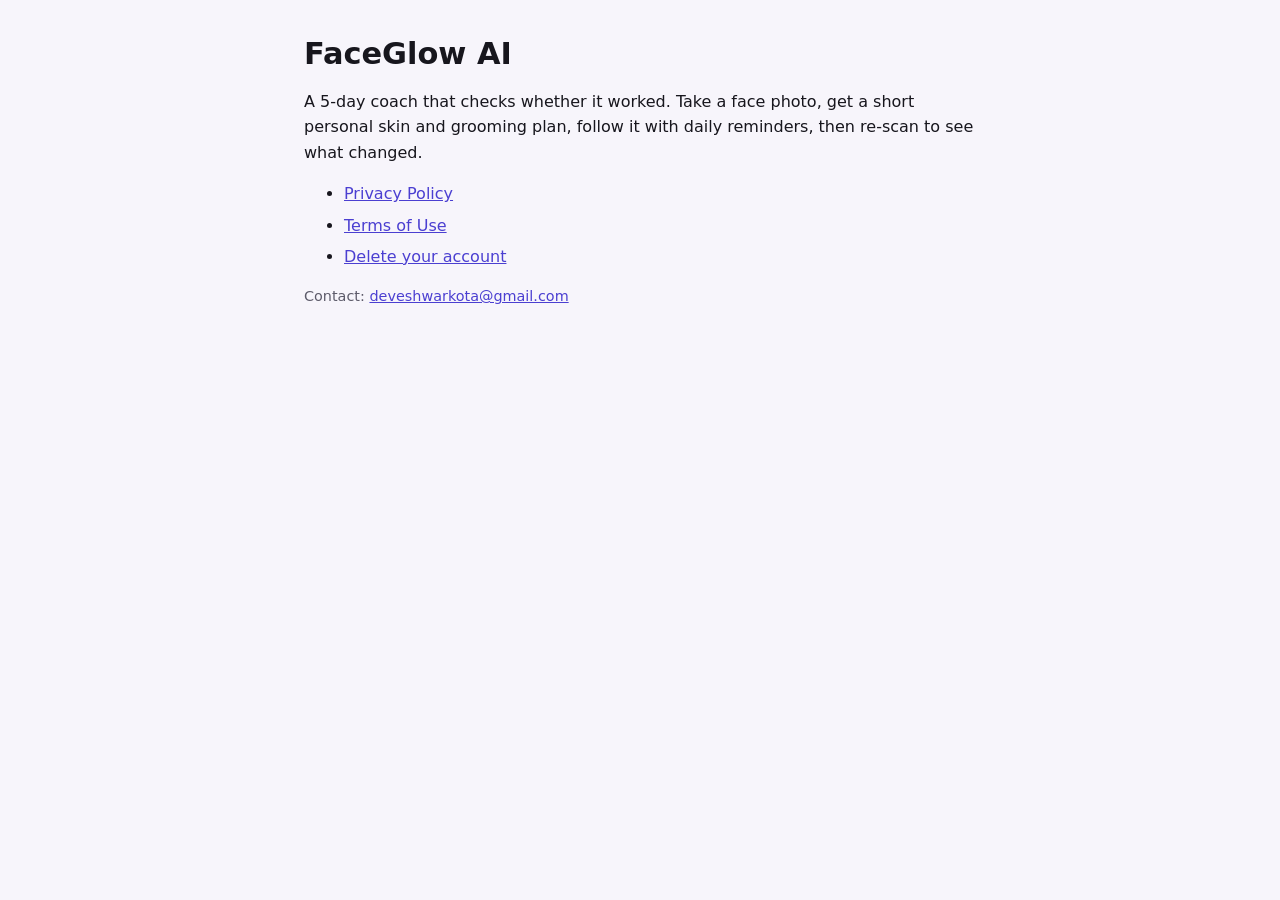
<file: index.html>
<!doctype html>
<html lang="en">
<head>
<meta charset="utf-8">
<meta name="viewport" content="width=device-width, initial-scale=1">
<title>FaceGlow AI</title>
<link rel="stylesheet" href="style.css">
</head>
<body>
<main>
<h1>FaceGlow AI</h1>
<p>A 5-day coach that checks whether it worked. Take a face photo, get a short personal skin and grooming plan, follow it with daily reminders, then re-scan to see what changed.</p>
<ul>
<li><a href="privacy.html">Privacy Policy</a></li>
<li><a href="terms.html">Terms of Use</a></li>
<li><a href="delete-account.html">Delete your account</a></li>
</ul>
<p class="meta">Contact: <a href="mailto:deveshwarkota@gmail.com">deveshwarkota@gmail.com</a></p>
</main>
</body>
</html>
</file>
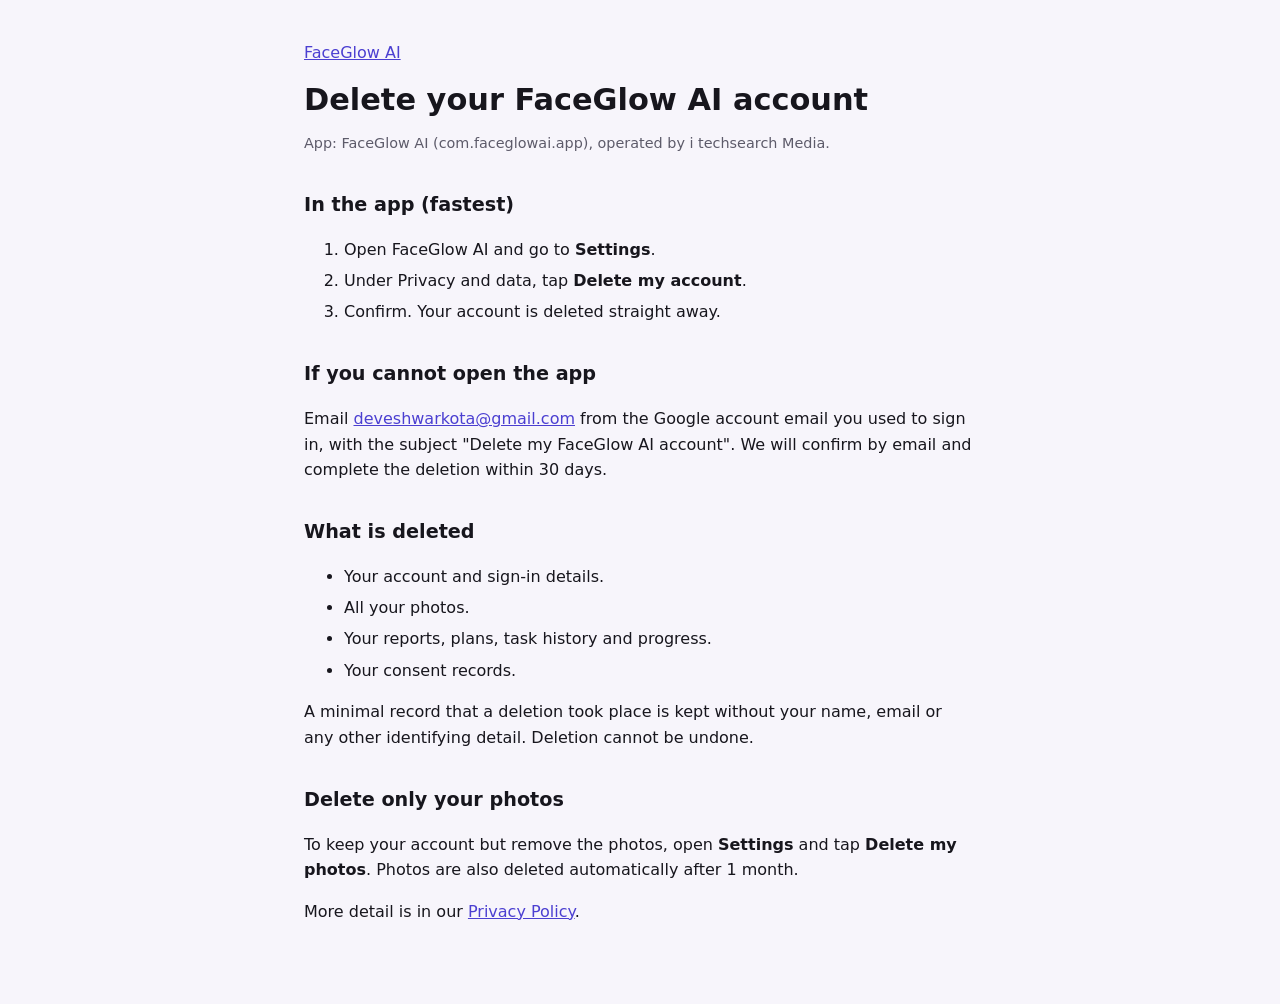
<file: delete-account.html>
<!doctype html>
<html lang="en">
<head>
<meta charset="utf-8">
<meta name="viewport" content="width=device-width, initial-scale=1">
<title>Delete your FaceGlow AI account</title>
<link rel="stylesheet" href="style.css">
</head>
<body>
<main>
<p><a href="./">FaceGlow AI</a></p>
<h1>Delete your FaceGlow AI account</h1>
<p class="meta">App: FaceGlow AI (com.faceglowai.app), operated by i techsearch Media.</p>

<h2>In the app (fastest)</h2>
<ol>
<li>Open FaceGlow AI and go to <strong>Settings</strong>.</li>
<li>Under Privacy and data, tap <strong>Delete my account</strong>.</li>
<li>Confirm. Your account is deleted straight away.</li>
</ol>

<h2>If you cannot open the app</h2>
<p>Email <a href="mailto:deveshwarkota@gmail.com?subject=Delete%20my%20FaceGlow%20AI%20account">deveshwarkota@gmail.com</a> from the Google account email you used to sign in, with the subject "Delete my FaceGlow AI account". We will confirm by email and complete the deletion within 30 days.</p>

<h2>What is deleted</h2>
<ul>
<li>Your account and sign-in details.</li>
<li>All your photos.</li>
<li>Your reports, plans, task history and progress.</li>
<li>Your consent records.</li>
</ul>
<p>A minimal record that a deletion took place is kept without your name, email or any other identifying detail. Deletion cannot be undone.</p>

<h2>Delete only your photos</h2>
<p>To keep your account but remove the photos, open <strong>Settings</strong> and tap <strong>Delete my photos</strong>. Photos are also deleted automatically after 1 month.</p>

<p>More detail is in our <a href="privacy.html">Privacy Policy</a>.</p>
</main>
</body>
</html>
</file>
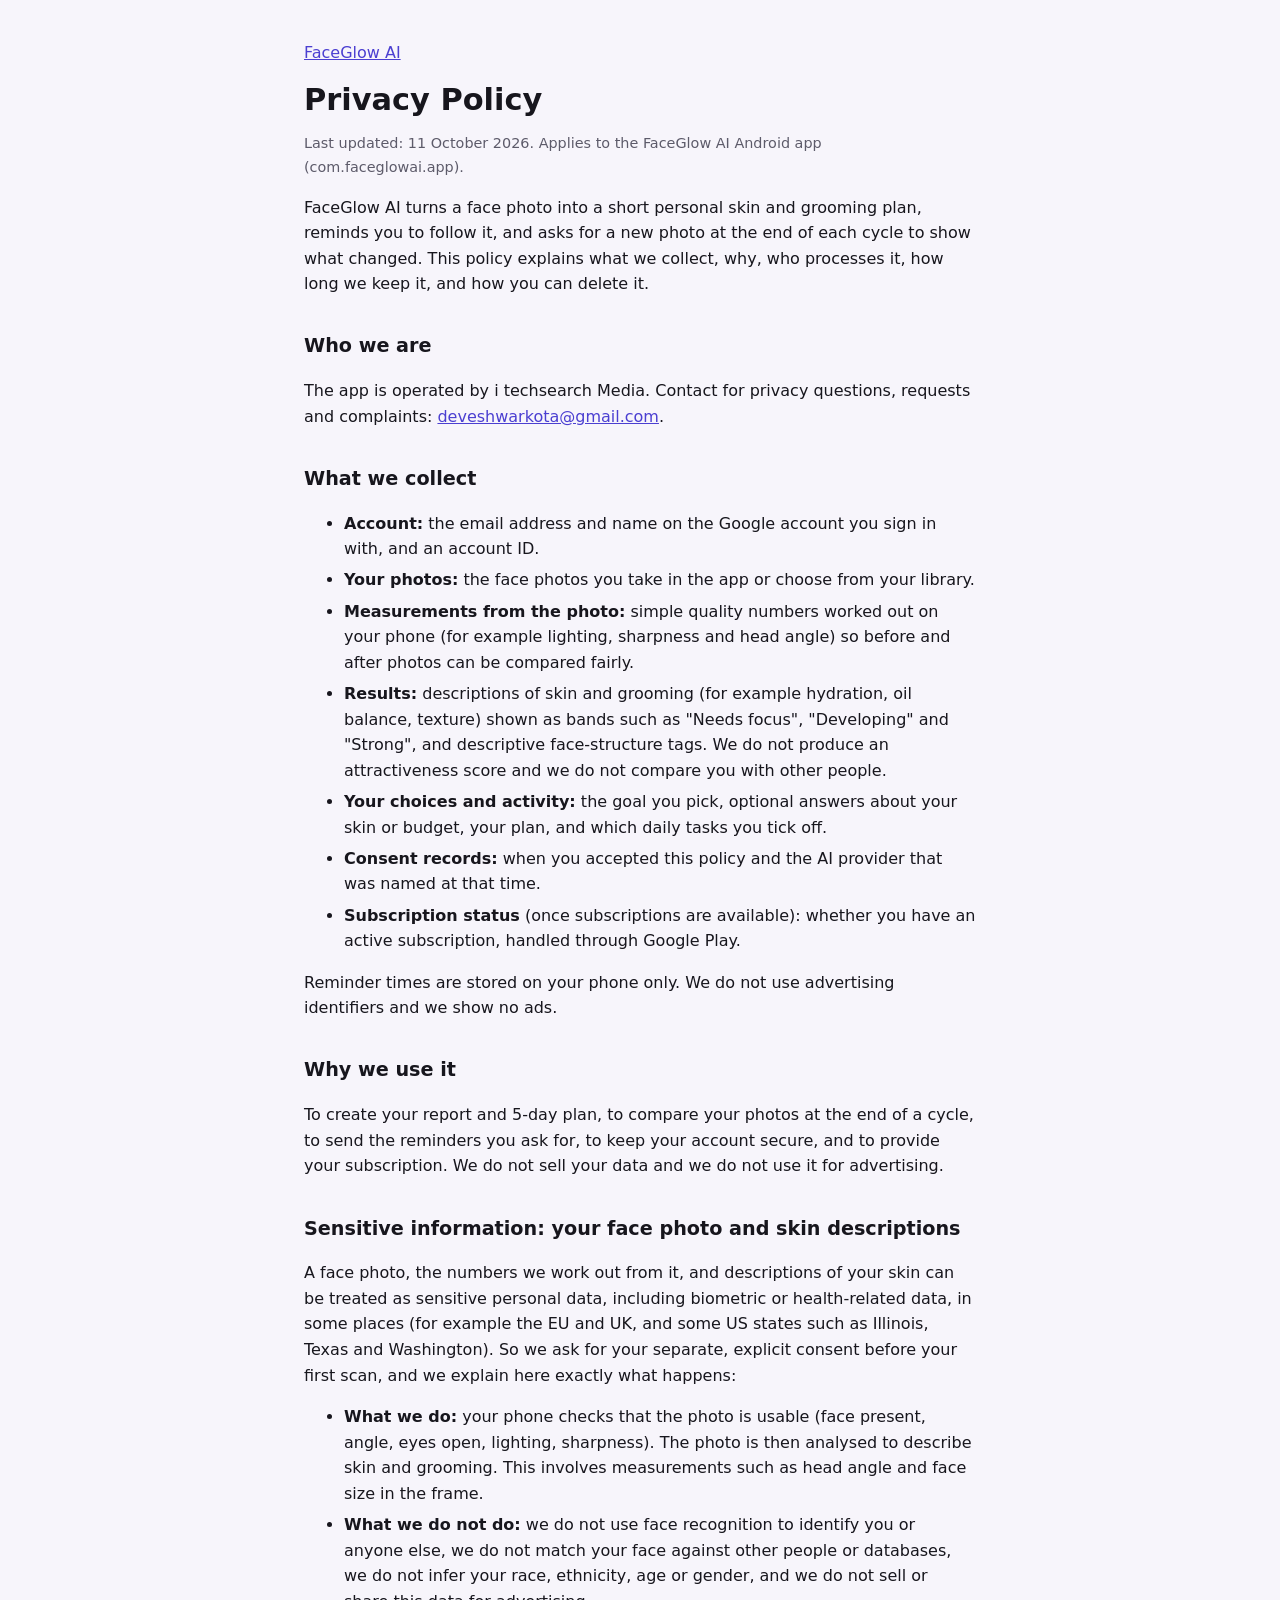
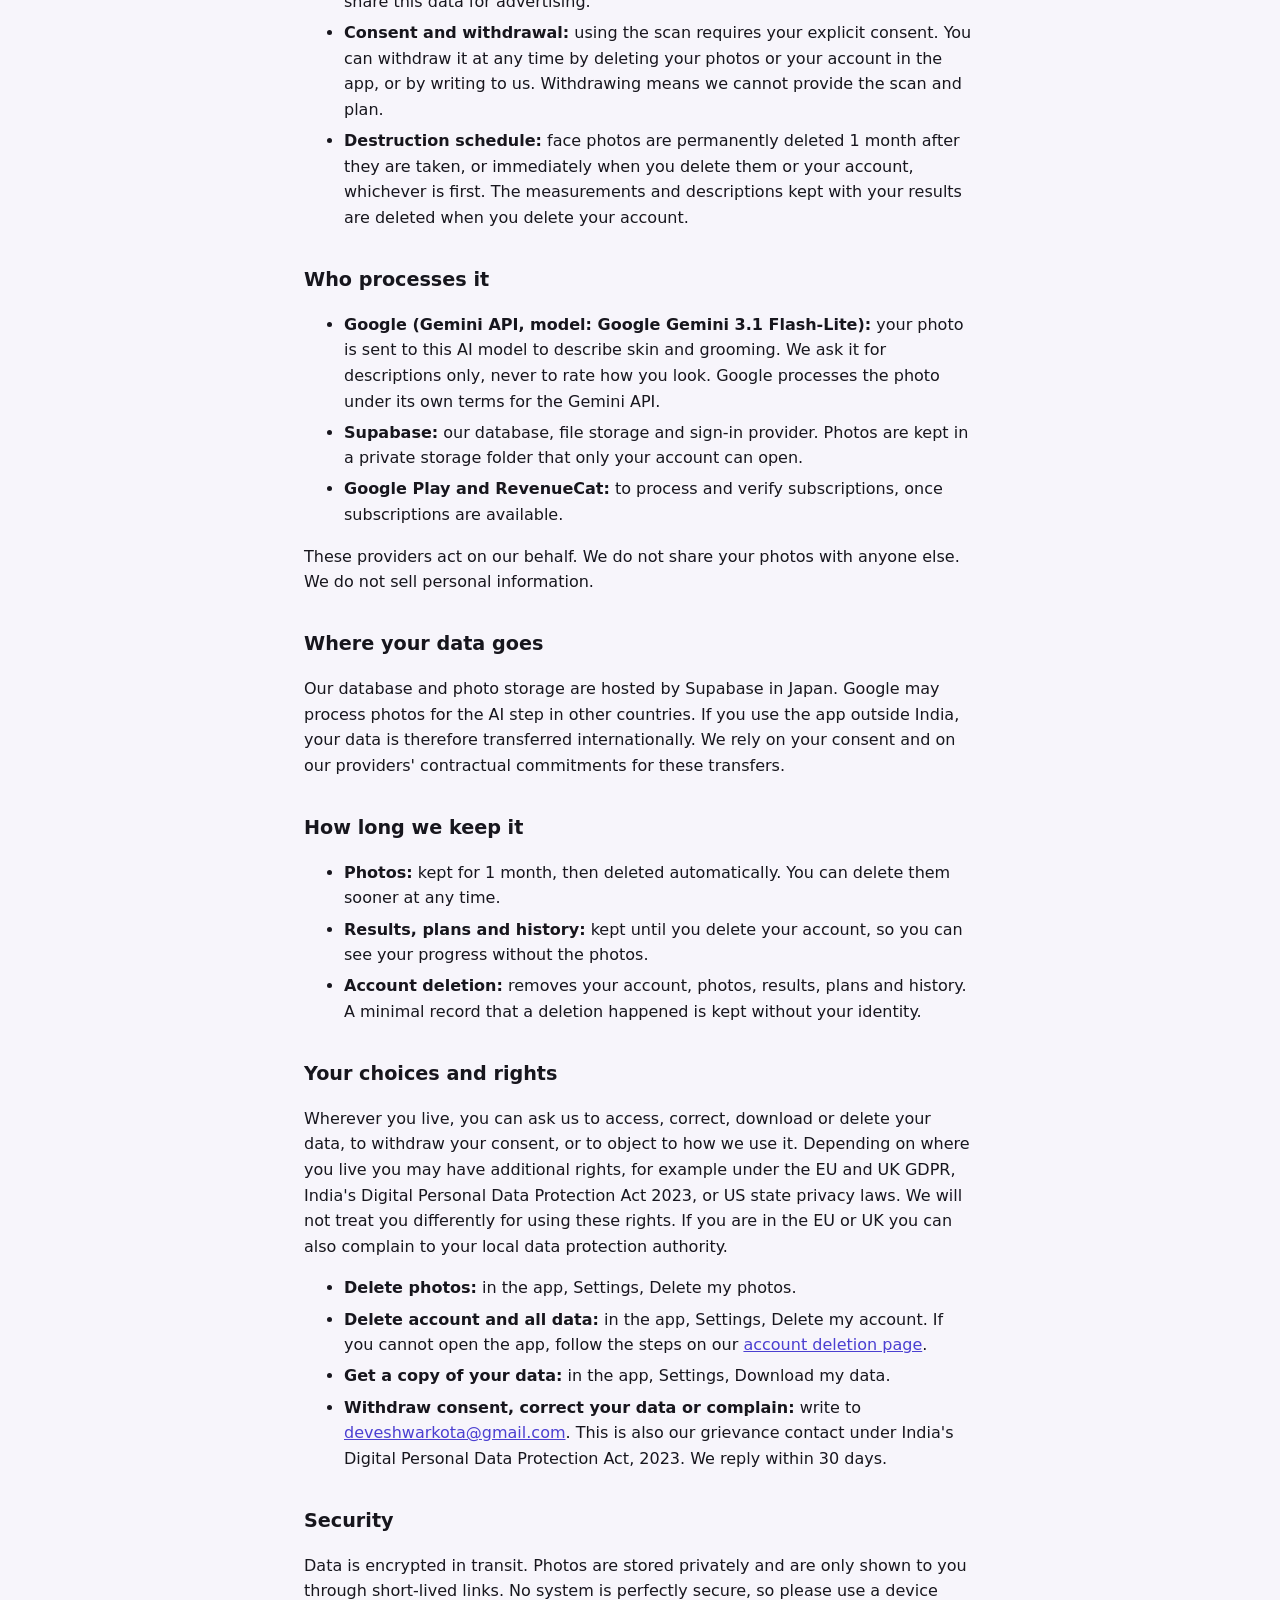
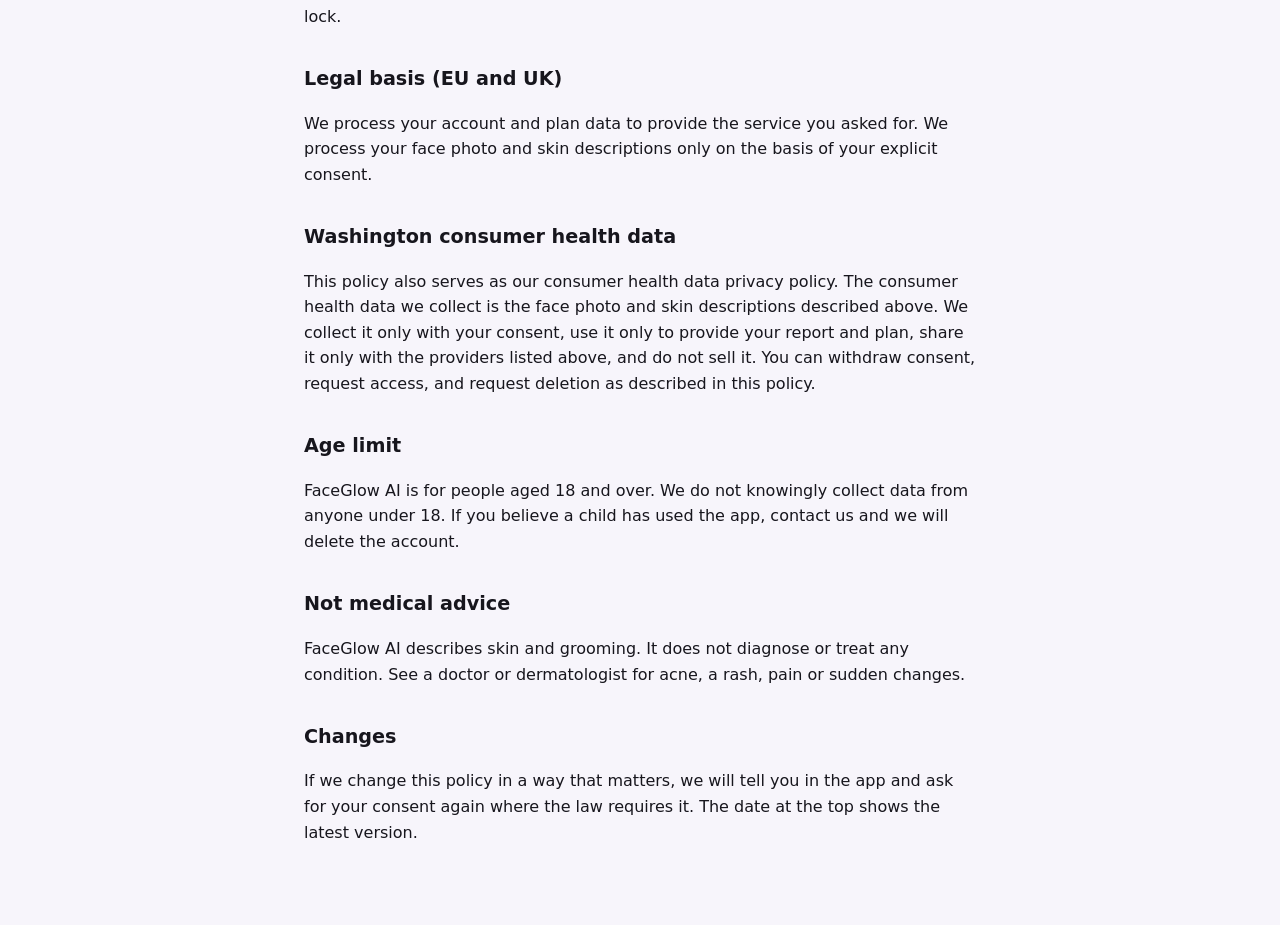
<file: privacy.html>
<!doctype html>
<html lang="en">
<head>
<meta charset="utf-8">
<meta name="viewport" content="width=device-width, initial-scale=1">
<title>FaceGlow AI Privacy Policy</title>
<link rel="stylesheet" href="style.css">
</head>
<body>
<main>
<p><a href="./">FaceGlow AI</a></p>
<h1>Privacy Policy</h1>
<p class="meta">Last updated: 11 October 2026. Applies to the FaceGlow AI Android app (com.faceglowai.app).</p>

<p>FaceGlow AI turns a face photo into a short personal skin and grooming plan, reminds you to follow it, and asks for a new photo at the end of each cycle to show what changed. This policy explains what we collect, why, who processes it, how long we keep it, and how you can delete it.</p>

<h2>Who we are</h2>
<p>The app is operated by i techsearch Media. Contact for privacy questions, requests and complaints: <a href="mailto:deveshwarkota@gmail.com">deveshwarkota@gmail.com</a>.</p>

<h2>What we collect</h2>
<ul>
<li><strong>Account:</strong> the email address and name on the Google account you sign in with, and an account ID.</li>
<li><strong>Your photos:</strong> the face photos you take in the app or choose from your library.</li>
<li><strong>Measurements from the photo:</strong> simple quality numbers worked out on your phone (for example lighting, sharpness and head angle) so before and after photos can be compared fairly.</li>
<li><strong>Results:</strong> descriptions of skin and grooming (for example hydration, oil balance, texture) shown as bands such as "Needs focus", "Developing" and "Strong", and descriptive face-structure tags. We do not produce an attractiveness score and we do not compare you with other people.</li>
<li><strong>Your choices and activity:</strong> the goal you pick, optional answers about your skin or budget, your plan, and which daily tasks you tick off.</li>
<li><strong>Consent records:</strong> when you accepted this policy and the AI provider that was named at that time.</li>
<li><strong>Subscription status</strong> (once subscriptions are available): whether you have an active subscription, handled through Google Play.</li>
</ul>
<p>Reminder times are stored on your phone only. We do not use advertising identifiers and we show no ads.</p>

<h2>Why we use it</h2>
<p>To create your report and 5-day plan, to compare your photos at the end of a cycle, to send the reminders you ask for, to keep your account secure, and to provide your subscription. We do not sell your data and we do not use it for advertising.</p>

<h2>Sensitive information: your face photo and skin descriptions</h2>
<p>A face photo, the numbers we work out from it, and descriptions of your skin can be treated as sensitive personal data, including biometric or health-related data, in some places (for example the EU and UK, and some US states such as Illinois, Texas and Washington). So we ask for your separate, explicit consent before your first scan, and we explain here exactly what happens:</p>
<ul>
<li><strong>What we do:</strong> your phone checks that the photo is usable (face present, angle, eyes open, lighting, sharpness). The photo is then analysed to describe skin and grooming. This involves measurements such as head angle and face size in the frame.</li>
<li><strong>What we do not do:</strong> we do not use face recognition to identify you or anyone else, we do not match your face against other people or databases, we do not infer your race, ethnicity, age or gender, and we do not sell or share this data for advertising.</li>
<li><strong>Consent and withdrawal:</strong> using the scan requires your explicit consent. You can withdraw it at any time by deleting your photos or your account in the app, or by writing to us. Withdrawing means we cannot provide the scan and plan.</li>
<li><strong>Destruction schedule:</strong> face photos are permanently deleted 1 month after they are taken, or immediately when you delete them or your account, whichever is first. The measurements and descriptions kept with your results are deleted when you delete your account.</li>
</ul>

<h2>Who processes it</h2>
<ul>
<li><strong>Google (Gemini API, model: Google Gemini 3.1 Flash-Lite):</strong> your photo is sent to this AI model to describe skin and grooming. We ask it for descriptions only, never to rate how you look. Google processes the photo under its own terms for the Gemini API.</li>
<li><strong>Supabase:</strong> our database, file storage and sign-in provider. Photos are kept in a private storage folder that only your account can open.</li>
<li><strong>Google Play and RevenueCat:</strong> to process and verify subscriptions, once subscriptions are available.</li>
</ul>
<p>These providers act on our behalf. We do not share your photos with anyone else. We do not sell personal information.</p>

<h2>Where your data goes</h2>
<p>Our database and photo storage are hosted by Supabase in Japan. Google may process photos for the AI step in other countries. If you use the app outside India, your data is therefore transferred internationally. We rely on your consent and on our providers' contractual commitments for these transfers.</p>

<h2>How long we keep it</h2>
<ul>
<li><strong>Photos:</strong> kept for 1 month, then deleted automatically. You can delete them sooner at any time.</li>
<li><strong>Results, plans and history:</strong> kept until you delete your account, so you can see your progress without the photos.</li>
<li><strong>Account deletion:</strong> removes your account, photos, results, plans and history. A minimal record that a deletion happened is kept without your identity.</li>
</ul>

<h2>Your choices and rights</h2>
<p>Wherever you live, you can ask us to access, correct, download or delete your data, to withdraw your consent, or to object to how we use it. Depending on where you live you may have additional rights, for example under the EU and UK GDPR, India's Digital Personal Data Protection Act 2023, or US state privacy laws. We will not treat you differently for using these rights. If you are in the EU or UK you can also complain to your local data protection authority.</p>
<ul>
<li><strong>Delete photos:</strong> in the app, Settings, Delete my photos.</li>
<li><strong>Delete account and all data:</strong> in the app, Settings, Delete my account. If you cannot open the app, follow the steps on our <a href="delete-account.html">account deletion page</a>.</li>
<li><strong>Get a copy of your data:</strong> in the app, Settings, Download my data.</li>
<li><strong>Withdraw consent, correct your data or complain:</strong> write to <a href="mailto:deveshwarkota@gmail.com">deveshwarkota@gmail.com</a>. This is also our grievance contact under India's Digital Personal Data Protection Act, 2023. We reply within 30 days.</li>
</ul>

<h2>Security</h2>
<p>Data is encrypted in transit. Photos are stored privately and are only shown to you through short-lived links. No system is perfectly secure, so please use a device lock.</p>

<h2>Legal basis (EU and UK)</h2>
<p>We process your account and plan data to provide the service you asked for. We process your face photo and skin descriptions only on the basis of your explicit consent.</p>

<h2>Washington consumer health data</h2>
<p>This policy also serves as our consumer health data privacy policy. The consumer health data we collect is the face photo and skin descriptions described above. We collect it only with your consent, use it only to provide your report and plan, share it only with the providers listed above, and do not sell it. You can withdraw consent, request access, and request deletion as described in this policy.</p>

<h2>Age limit</h2>
<p>FaceGlow AI is for people aged 18 and over. We do not knowingly collect data from anyone under 18. If you believe a child has used the app, contact us and we will delete the account.</p>

<h2>Not medical advice</h2>
<p>FaceGlow AI describes skin and grooming. It does not diagnose or treat any condition. See a doctor or dermatologist for acne, a rash, pain or sudden changes.</p>

<h2>Changes</h2>
<p>If we change this policy in a way that matters, we will tell you in the app and ask for your consent again where the law requires it. The date at the top shows the latest version.</p>
</main>
</body>
</html>
</file>
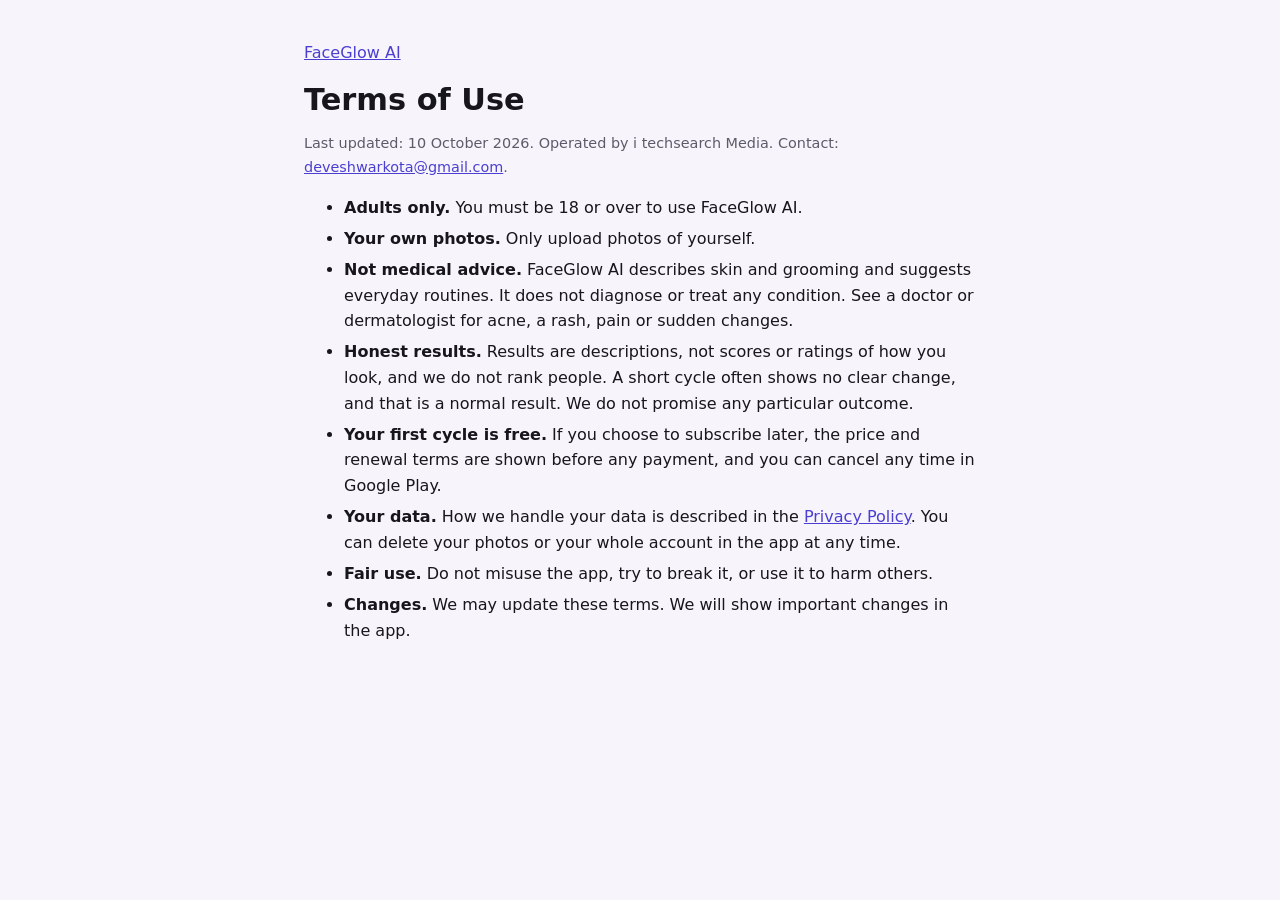
<file: terms.html>
<!doctype html>
<html lang="en">
<head>
<meta charset="utf-8">
<meta name="viewport" content="width=device-width, initial-scale=1">
<title>FaceGlow AI Terms of Use</title>
<link rel="stylesheet" href="style.css">
</head>
<body>
<main>
<p><a href="./">FaceGlow AI</a></p>
<h1>Terms of Use</h1>
<p class="meta">Last updated: 10 October 2026. Operated by i techsearch Media. Contact: <a href="mailto:deveshwarkota@gmail.com">deveshwarkota@gmail.com</a>.</p>

<ul>
<li><strong>Adults only.</strong> You must be 18 or over to use FaceGlow AI.</li>
<li><strong>Your own photos.</strong> Only upload photos of yourself.</li>
<li><strong>Not medical advice.</strong> FaceGlow AI describes skin and grooming and suggests everyday routines. It does not diagnose or treat any condition. See a doctor or dermatologist for acne, a rash, pain or sudden changes.</li>
<li><strong>Honest results.</strong> Results are descriptions, not scores or ratings of how you look, and we do not rank people. A short cycle often shows no clear change, and that is a normal result. We do not promise any particular outcome.</li>
<li><strong>Your first cycle is free.</strong> If you choose to subscribe later, the price and renewal terms are shown before any payment, and you can cancel any time in Google Play.</li>
<li><strong>Your data.</strong> How we handle your data is described in the <a href="privacy.html">Privacy Policy</a>. You can delete your photos or your whole account in the app at any time.</li>
<li><strong>Fair use.</strong> Do not misuse the app, try to break it, or use it to harm others.</li>
<li><strong>Changes.</strong> We may update these terms. We will show important changes in the app.</li>
</ul>
</main>
</body>
</html>
</file>
<file: style.css>
:root { color-scheme: light dark; --bg: #f7f5fb; --ink: #17161d; --muted: #5d5b6a; --link: #4b3fd1; }
@media (prefers-color-scheme: dark) { :root { --bg: #14131a; --ink: #eceaf5; --muted: #a9a6ba; --link: #9d95ff; } }
body { margin: 0; background: var(--bg); color: var(--ink); font: 16px/1.6 system-ui, -apple-system, "Segoe UI", Roboto, sans-serif; }
main { max-width: 42rem; margin: 0 auto; padding: 24px 16px 64px; }
h1 { font-size: 1.9rem; line-height: 1.2; margin: 0.4em 0; }
h2 { font-size: 1.2rem; margin: 1.8em 0 0.4em; }
a { color: var(--link); }
.meta { color: var(--muted); font-size: 0.9rem; }
li { margin: 0.35em 0; }
</file>
